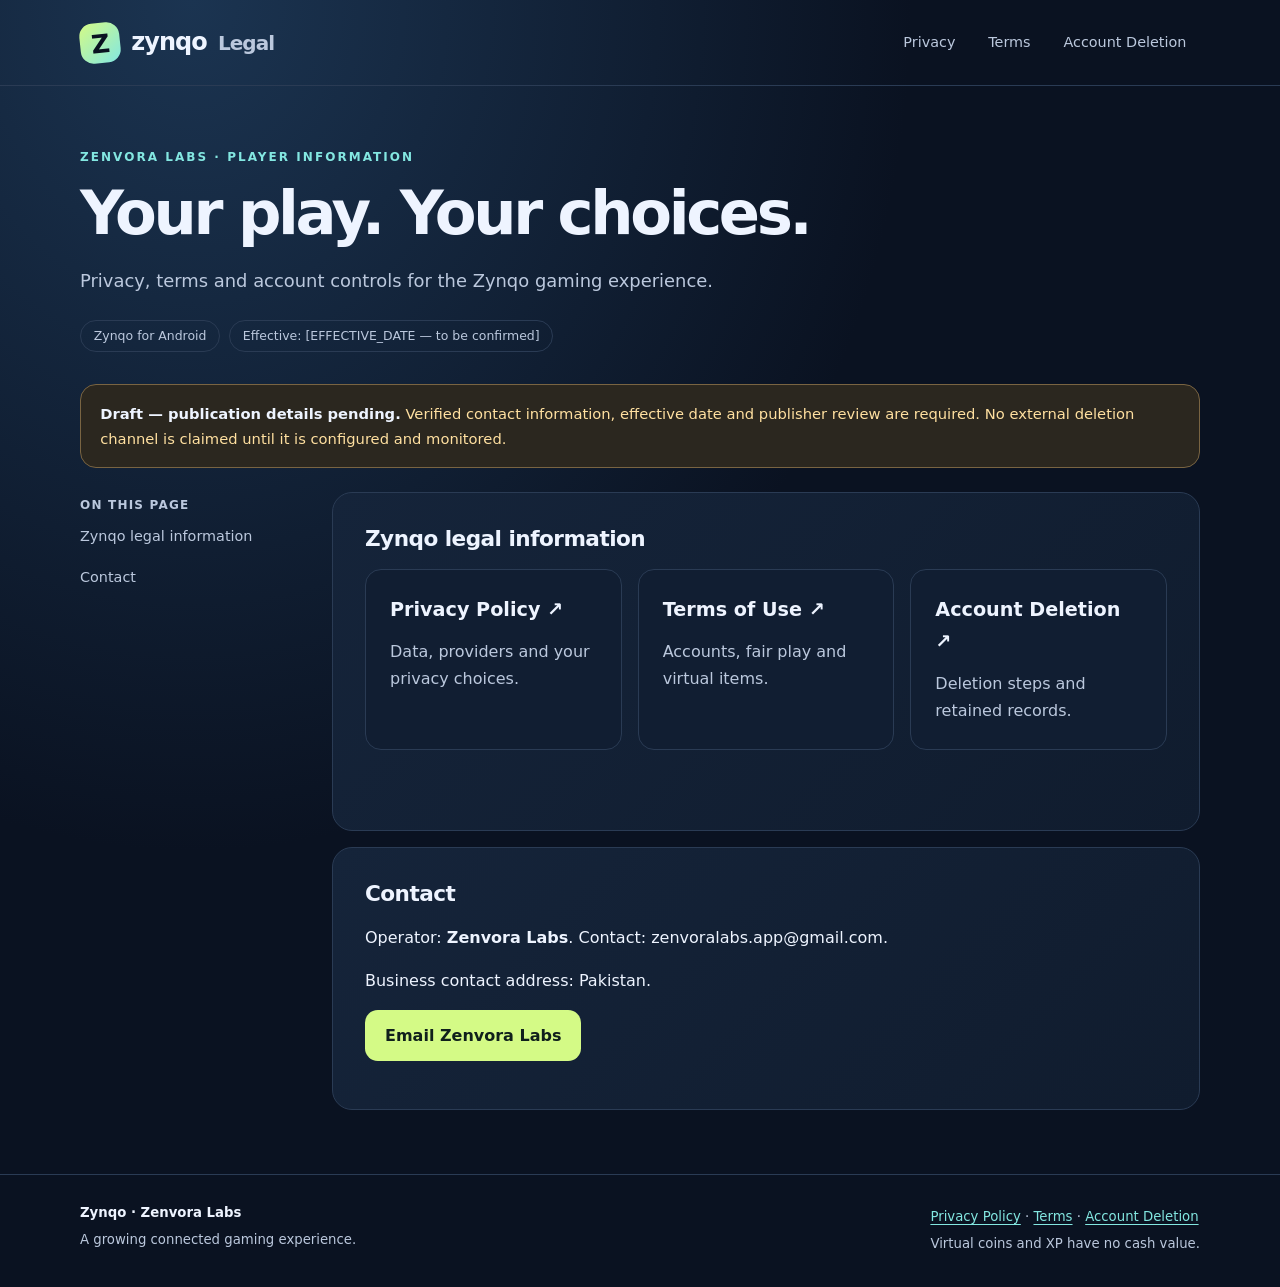
<file: index.html>
<!doctype html>
<html lang="en"><head><meta charset="utf-8"><meta name="viewport" content="width=device-width, initial-scale=1"><meta name="description" content="Privacy, terms and account controls for the Zynqo gaming experience."><meta name="color-scheme" content="dark light"><title>Your play. Your choices. · Zynqo</title><link rel="stylesheet" href="styles.css"><script src="config.js" defer></script><script src="site.js" defer></script></head>
<body><a class="skip" href="#main">Skip to content</a><header><div class="shell topbar"><a class="brand" href="index.html" aria-label="Zynqo Legal Home"><span class="brand-mark" aria-hidden="true">Z</span>zynqo <small>Legal</small></a><nav aria-label="Legal pages"><a href="privacy-policy.html">Privacy</a><a href="terms.html">Terms</a><a href="account-deletion.html">Account Deletion</a></nav></div></header>
<main id="main" class="shell"><div class="hero"><span class="eyebrow">Zenvora Labs · Player information</span><h1>Your play. Your choices.</h1><p class="lede">Privacy, terms and account controls for the Zynqo gaming experience.</p><div class="meta"><span class="pill">Zynqo for Android</span><span class="pill">Effective: <span data-date>[EFFECTIVE_DATE — to be confirmed]</span></span></div></div>
<div class="notice" data-draft><strong>Draft — publication details pending.</strong> Verified contact information, effective date and publisher review are required. No external deletion channel is claimed until it is configured and monitored.</div>
<noscript><p class="notice">JavaScript is off. All policy text and in-app instructions remain readable. Configurable contact links are unavailable; the publisher must supply a verified address before publication.</p></noscript>
<div class="layout"><aside aria-label="On this page"><strong>On this page</strong><a href="#documents">Zynqo legal information</a><a href="#contact">Contact</a></aside><article aria-label="Your play. Your choices."><section id="documents" aria-labelledby="documents-title"><h2 id="documents-title">Zynqo legal information</h2><div class="cards"><a href="privacy-policy.html"><strong>Privacy Policy ↗</strong><span>Data, providers and your privacy choices.</span></a><a href="terms.html"><strong>Terms of Use ↗</strong><span>Accounts, fair play and virtual items.</span></a><a href="account-deletion.html"><strong>Account Deletion ↗</strong><span>Deletion steps and retained records.</span></a></div></section><section id="contact" aria-labelledby="contact-title"><h2 id="contact-title">Contact</h2><p>Operator: <strong>Zenvora Labs</strong>. Contact: <span class="contact" data-support>[VERIFIED_SUPPORT_EMAIL — not configured]</span>.</p><p>Business contact address: <span data-address>[BUSINESS_CONTACT_ADDRESS]</span>.</p><p><a class="button" data-email-link="support" hidden>Email Zenvora Labs</a></p><p data-channel-unavailable>The publisher has not yet supplied a verified contact channel. Do not send personal information to a placeholder address.</p></section></article></div></main>
<footer><div class="shell footer-row"><div><strong>Zynqo · Zenvora Labs</strong><p>A growing connected gaming experience.</p></div><div><p><a href="privacy-policy.html">Privacy Policy</a> · <a href="terms.html">Terms</a> · <a href="account-deletion.html">Account Deletion</a></p><p>Virtual coins and XP have no cash value.</p></div></div></footer></body></html>
</file>
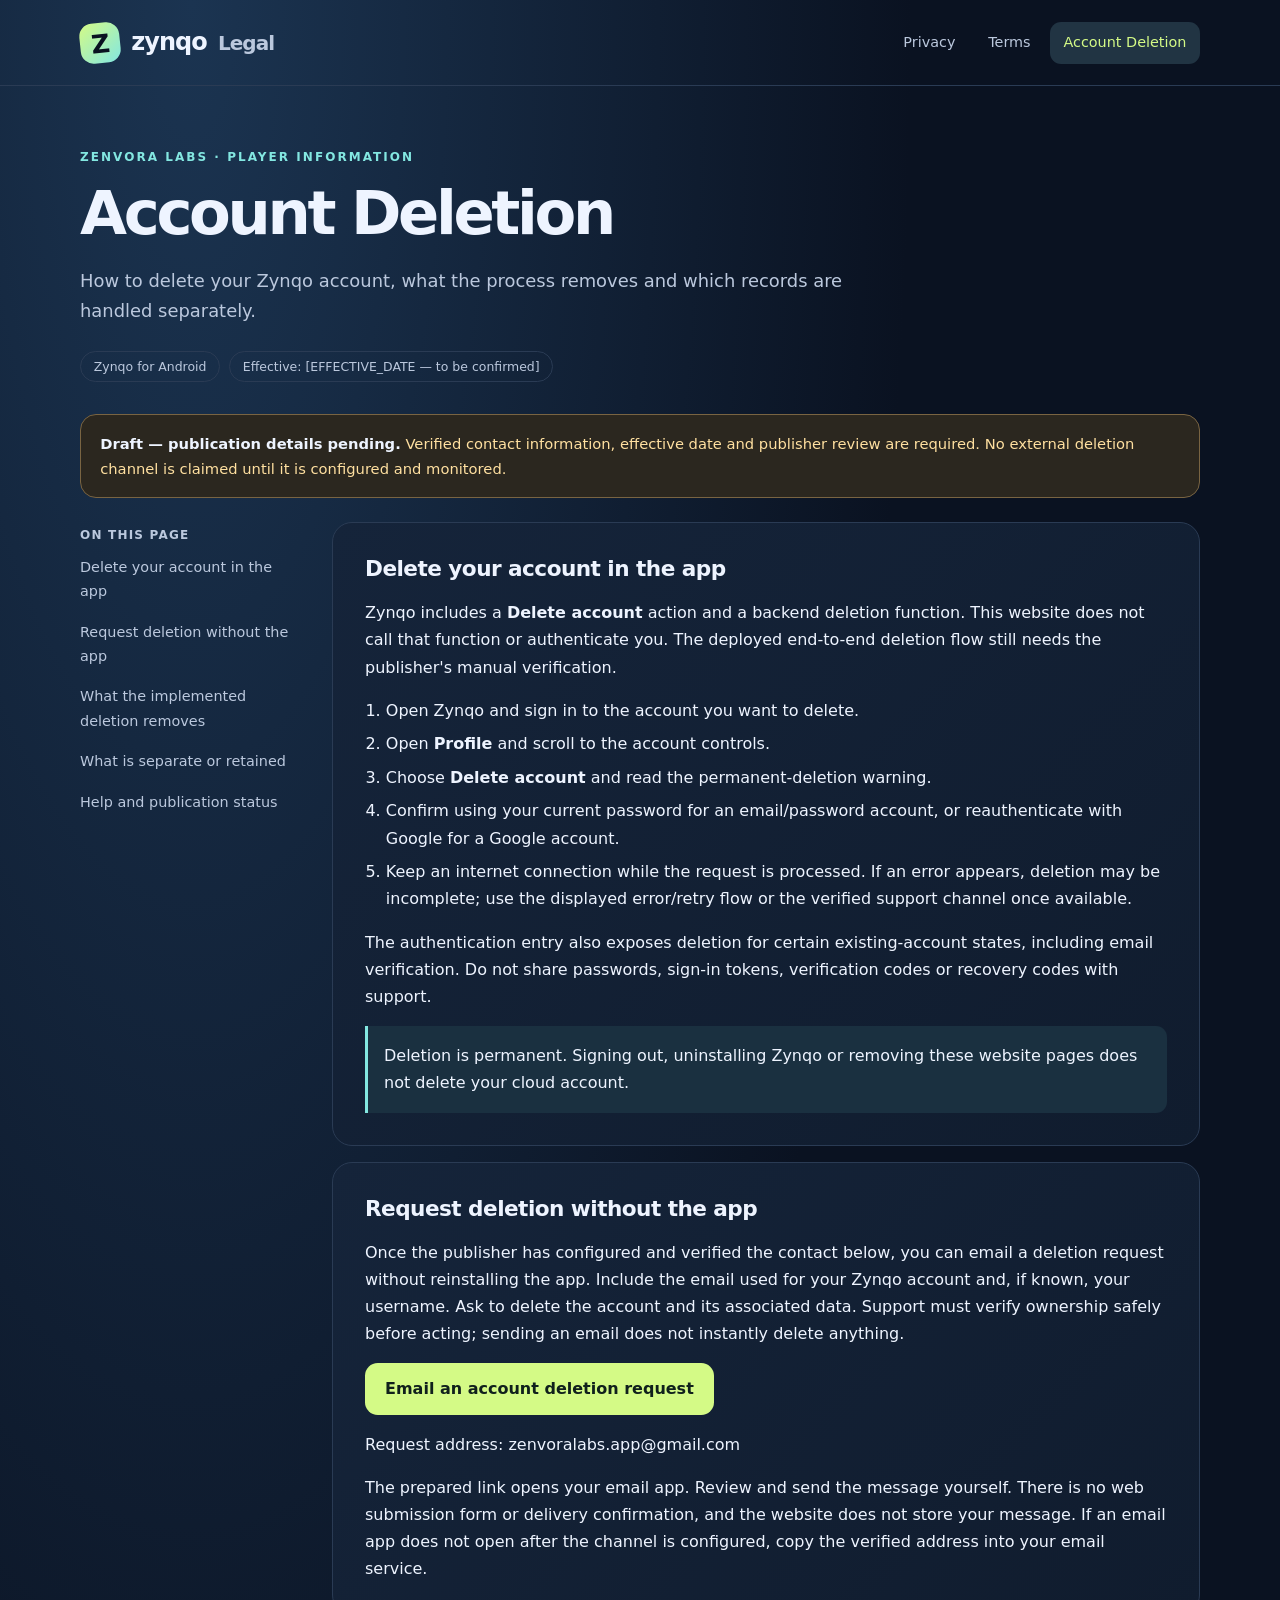
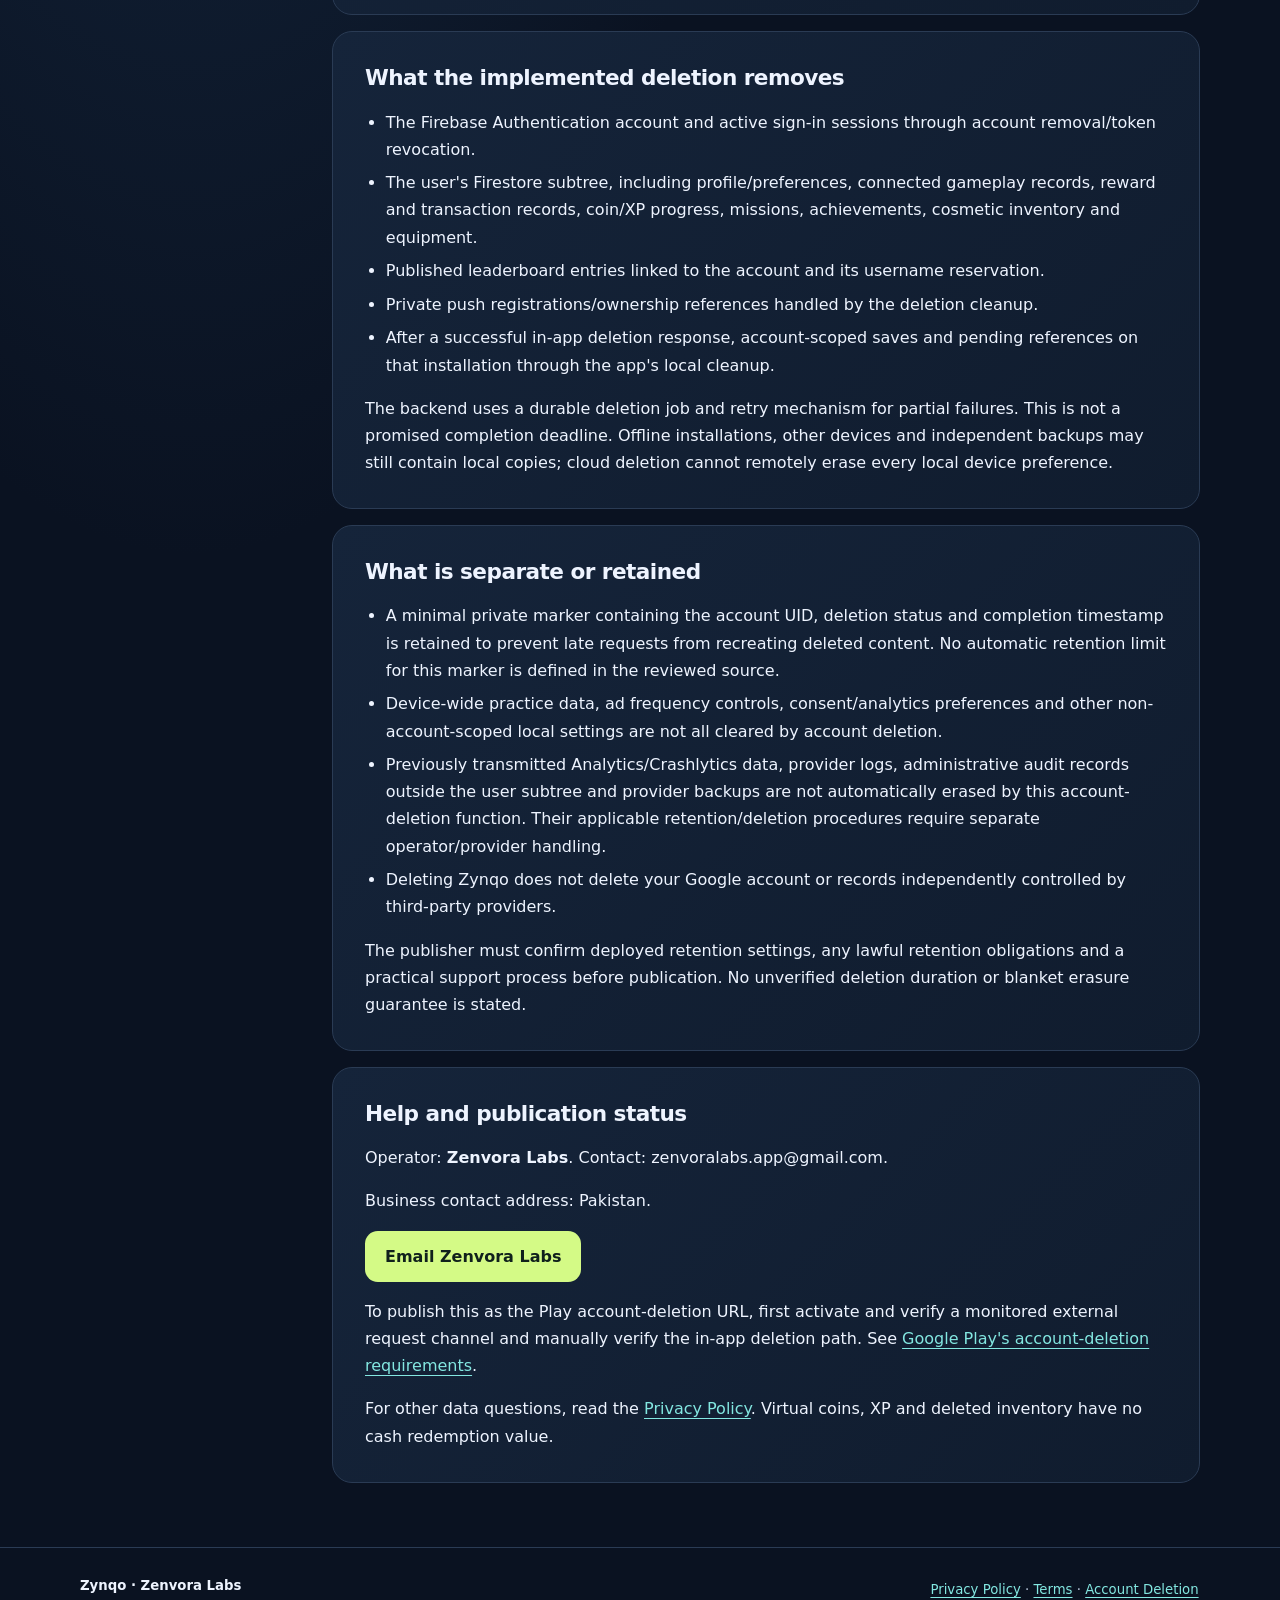
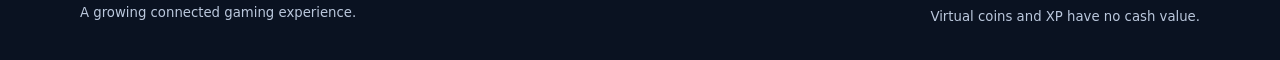
<file: account-deletion.html>
<!doctype html>
<html lang="en"><head><meta charset="utf-8"><meta name="viewport" content="width=device-width, initial-scale=1"><meta name="description" content="How to delete your Zynqo account, what the process removes and which records are handled separately."><meta name="color-scheme" content="dark light"><title>Account Deletion · Zynqo</title><link rel="stylesheet" href="styles.css"><script src="config.js" defer></script><script src="site.js" defer></script></head>
<body><a class="skip" href="#main">Skip to content</a><header><div class="shell topbar"><a class="brand" href="index.html" aria-label="Zynqo Legal Home"><span class="brand-mark" aria-hidden="true">Z</span>zynqo <small>Legal</small></a><nav aria-label="Legal pages"><a href="privacy-policy.html">Privacy</a><a href="terms.html">Terms</a><a href="account-deletion.html" aria-current="page">Account Deletion</a></nav></div></header>
<main id="main" class="shell"><div class="hero"><span class="eyebrow">Zenvora Labs · Player information</span><h1>Account Deletion</h1><p class="lede">How to delete your Zynqo account, what the process removes and which records are handled separately.</p><div class="meta"><span class="pill">Zynqo for Android</span><span class="pill">Effective: <span data-date>[EFFECTIVE_DATE — to be confirmed]</span></span></div></div>
<div class="notice" data-draft><strong>Draft — publication details pending.</strong> Verified contact information, effective date and publisher review are required. No external deletion channel is claimed until it is configured and monitored.</div>
<noscript><p class="notice">JavaScript is off. All policy text and in-app instructions remain readable. Configurable contact links are unavailable; the publisher must supply a verified address before publication.</p></noscript>
<div class="layout"><aside aria-label="On this page"><strong>On this page</strong><a href="#in-app">Delete your account in the app</a><a href="#external">Request deletion without the app</a><a href="#removed">What the implemented deletion removes</a><a href="#retained">What is separate or retained</a><a href="#help">Help and publication status</a></aside><article aria-label="Account Deletion"><section id="in-app" aria-labelledby="in-app-title"><h2 id="in-app-title">Delete your account in the app</h2><p>Zynqo includes a <strong>Delete account</strong> action and a backend deletion function. This website does not call that function or authenticate you. The deployed end-to-end deletion flow still needs the publisher's manual verification.</p><ol><li>Open Zynqo and sign in to the account you want to delete.</li><li>Open <strong>Profile</strong> and scroll to the account controls.</li><li>Choose <strong>Delete account</strong> and read the permanent-deletion warning.</li><li>Confirm using your current password for an email/password account, or reauthenticate with Google for a Google account.</li><li>Keep an internet connection while the request is processed. If an error appears, deletion may be incomplete; use the displayed error/retry flow or the verified support channel once available.</li></ol><p>The authentication entry also exposes deletion for certain existing-account states, including email verification. Do not share passwords, sign-in tokens, verification codes or recovery codes with support.</p><p class="callout">Deletion is permanent. Signing out, uninstalling Zynqo or removing these website pages does not delete your cloud account.</p></section><section id="external" aria-labelledby="external-title"><h2 id="external-title">Request deletion without the app</h2><p data-channel-unavailable><strong>External request channel not configured.</strong> Zenvora Labs has not yet supplied a verified, monitored support email. This page cannot currently accept a deletion request without the app. Do not treat it as a working external deletion service.</p><p>Once the publisher has configured and verified the contact below, you can email a deletion request without reinstalling the app. Include the email used for your Zynqo account and, if known, your username. Ask to delete the account and its associated data. Support must verify ownership safely before acting; sending an email does not instantly delete anything.</p><p><a class="button" data-email-link="deletion" hidden>Email an account deletion request</a></p><p class="contact">Request address: <span data-support>[VERIFIED_SUPPORT_EMAIL — not configured]</span></p><p>The prepared link opens your email app. Review and send the message yourself. There is no web submission form or delivery confirmation, and the website does not store your message. If an email app does not open after the channel is configured, copy the verified address into your email service.</p></section><section id="removed" aria-labelledby="removed-title"><h2 id="removed-title">What the implemented deletion removes</h2><ul><li>The Firebase Authentication account and active sign-in sessions through account removal/token revocation.</li><li>The user's Firestore subtree, including profile/preferences, connected gameplay records, reward and transaction records, coin/XP progress, missions, achievements, cosmetic inventory and equipment.</li><li>Published leaderboard entries linked to the account and its username reservation.</li><li>Private push registrations/ownership references handled by the deletion cleanup.</li><li>After a successful in-app deletion response, account-scoped saves and pending references on that installation through the app's local cleanup.</li></ul><p>The backend uses a durable deletion job and retry mechanism for partial failures. This is not a promised completion deadline. Offline installations, other devices and independent backups may still contain local copies; cloud deletion cannot remotely erase every local device preference.</p></section><section id="retained" aria-labelledby="retained-title"><h2 id="retained-title">What is separate or retained</h2><ul><li>A minimal private marker containing the account UID, deletion status and completion timestamp is retained to prevent late requests from recreating deleted content. No automatic retention limit for this marker is defined in the reviewed source.</li><li>Device-wide practice data, ad frequency controls, consent/analytics preferences and other non-account-scoped local settings are not all cleared by account deletion.</li><li>Previously transmitted Analytics/Crashlytics data, provider logs, administrative audit records outside the user subtree and provider backups are not automatically erased by this account-deletion function. Their applicable retention/deletion procedures require separate operator/provider handling.</li><li>Deleting Zynqo does not delete your Google account or records independently controlled by third-party providers.</li></ul><p>The publisher must confirm deployed retention settings, any lawful retention obligations and a practical support process before publication. No unverified deletion duration or blanket erasure guarantee is stated.</p></section><section id="help" aria-labelledby="help-title"><h2 id="help-title">Help and publication status</h2><p>Operator: <strong>Zenvora Labs</strong>. Contact: <span class="contact" data-support>[VERIFIED_SUPPORT_EMAIL — not configured]</span>.</p><p>Business contact address: <span data-address>[BUSINESS_CONTACT_ADDRESS]</span>.</p><p><a class="button" data-email-link="support" hidden>Email Zenvora Labs</a></p><p data-channel-unavailable>The publisher has not yet supplied a verified contact channel. Do not send personal information to a placeholder address.</p><p>To publish this as the Play account-deletion URL, first activate and verify a monitored external request channel and manually verify the in-app deletion path. See <a href="https://support.google.com/googleplay/android-developer/answer/13327111?hl=en">Google Play's account-deletion requirements</a>.</p><p>For other data questions, read the <a href="privacy-policy.html">Privacy Policy</a>. Virtual coins, XP and deleted inventory have no cash redemption value.</p></section></article></div></main>
<footer><div class="shell footer-row"><div><strong>Zynqo · Zenvora Labs</strong><p>A growing connected gaming experience.</p></div><div><p><a href="privacy-policy.html">Privacy Policy</a> · <a href="terms.html">Terms</a> · <a href="account-deletion.html">Account Deletion</a></p><p>Virtual coins and XP have no cash value.</p></div></div></footer></body></html>
</file>
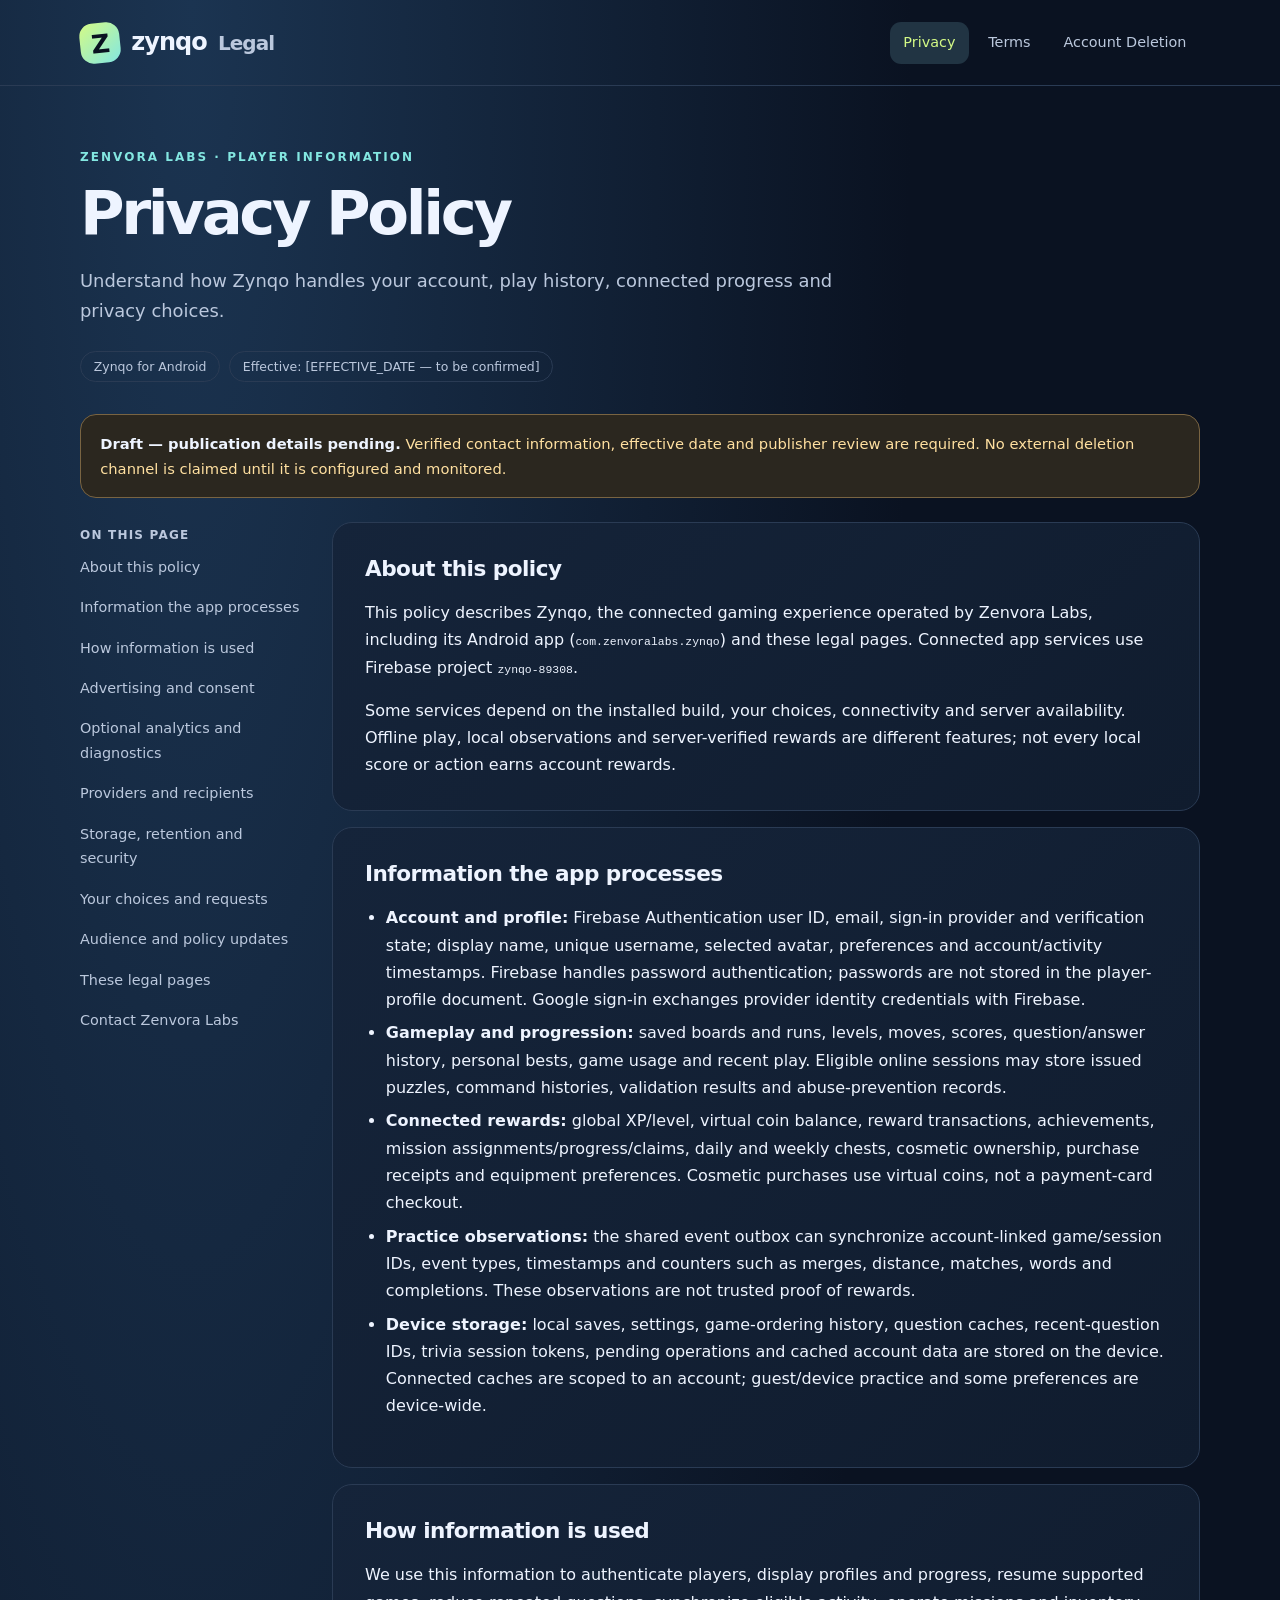
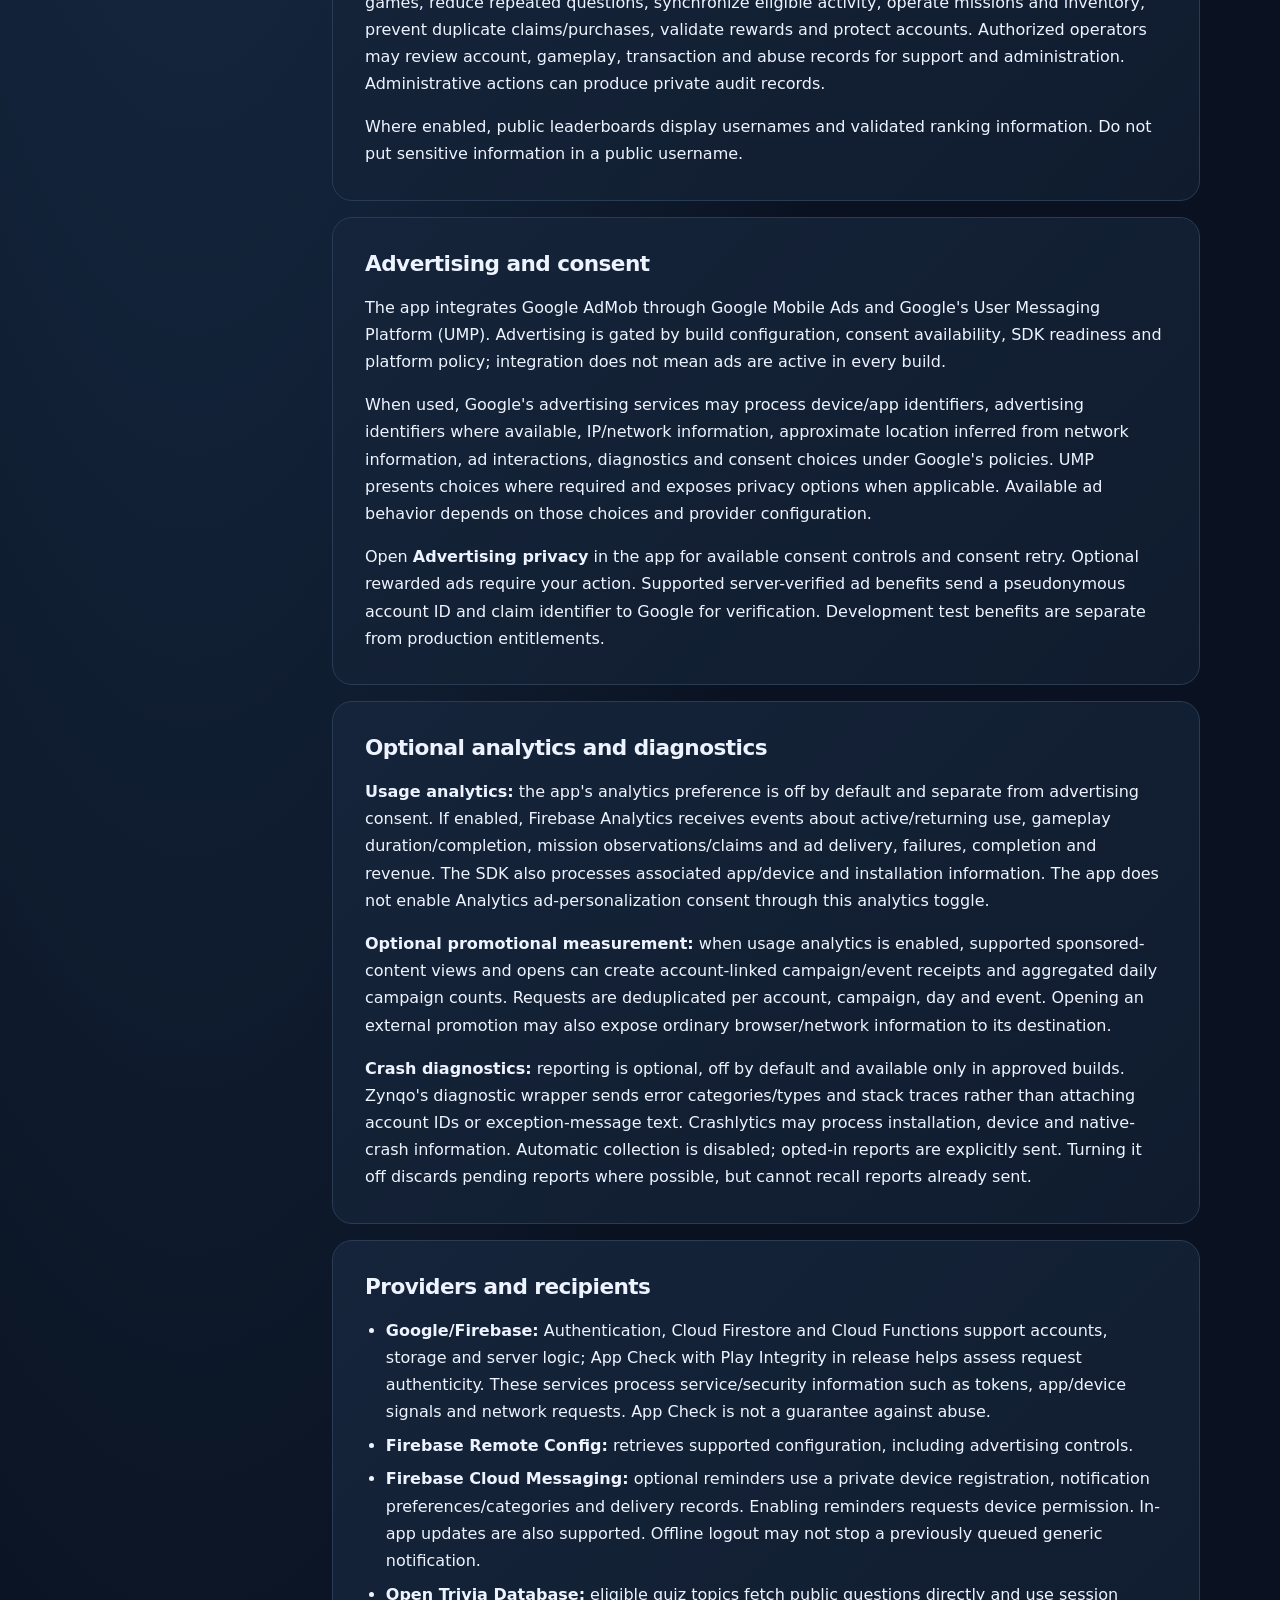
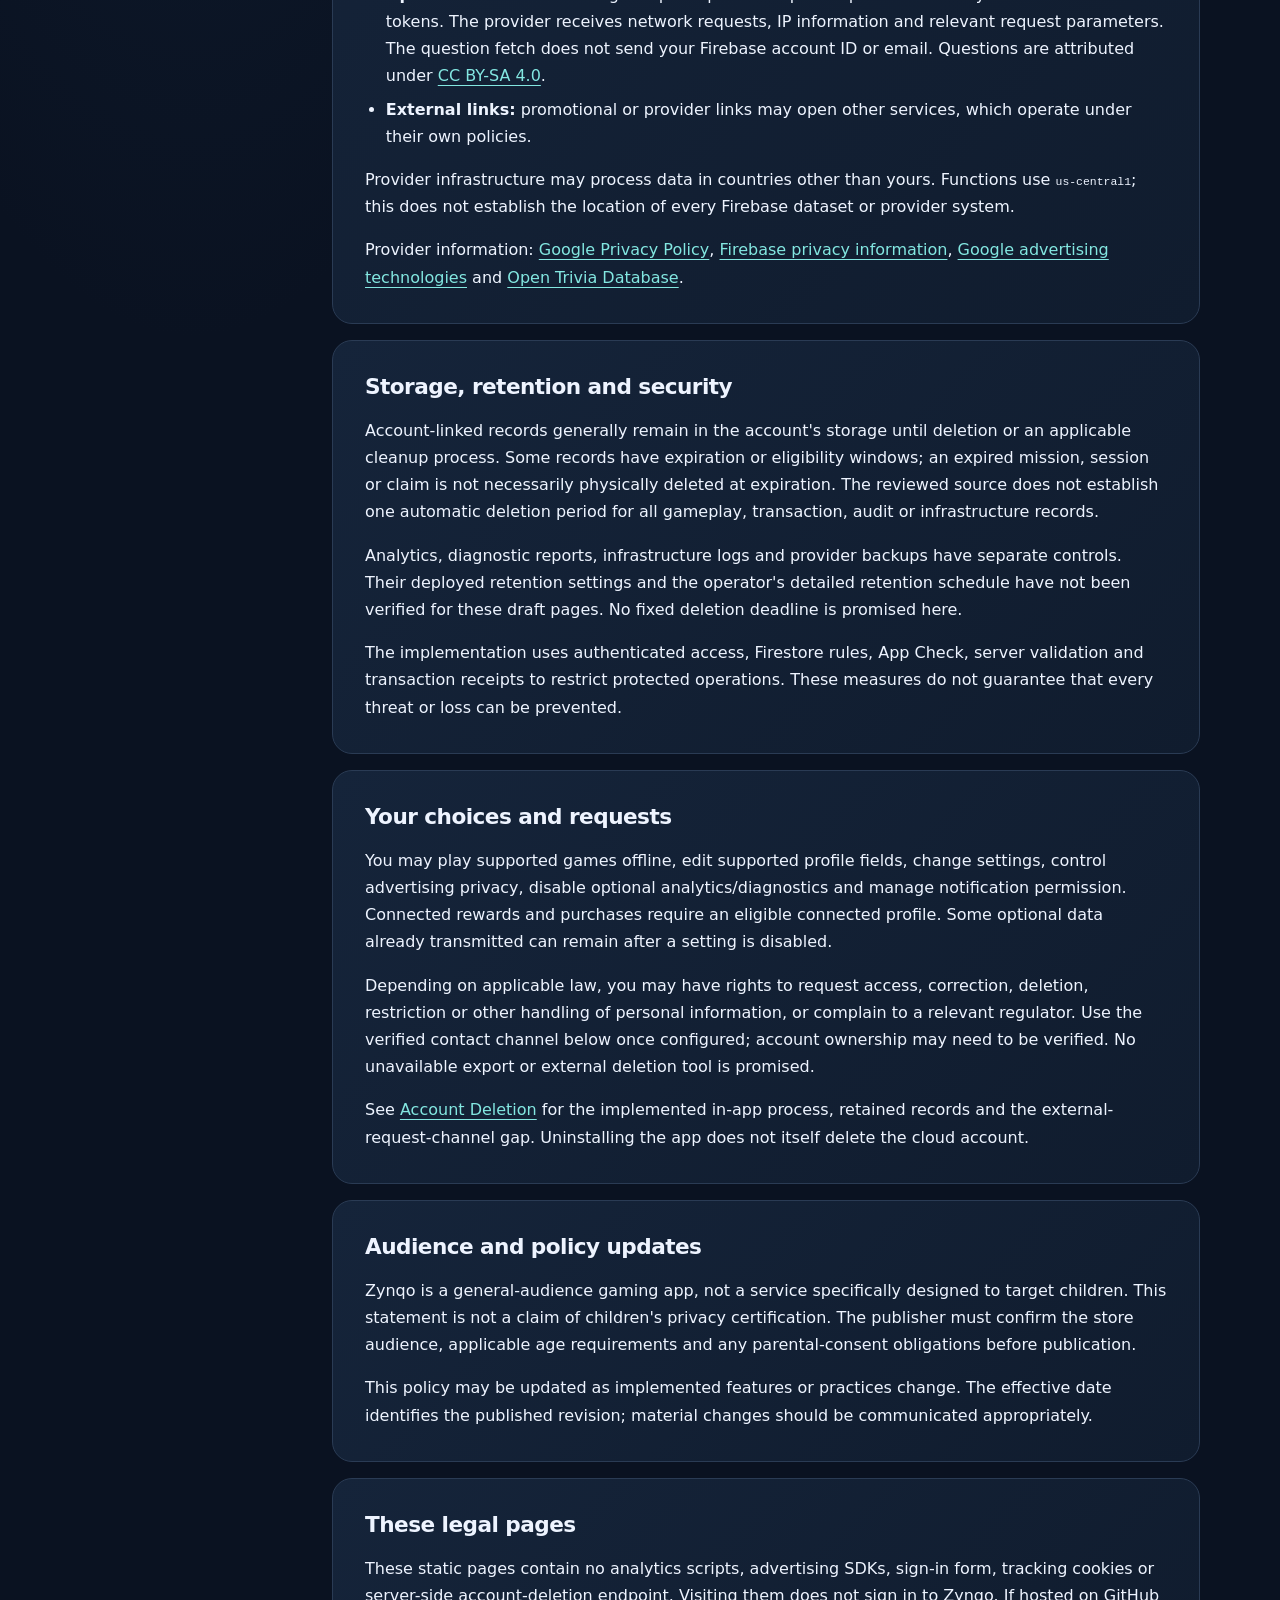
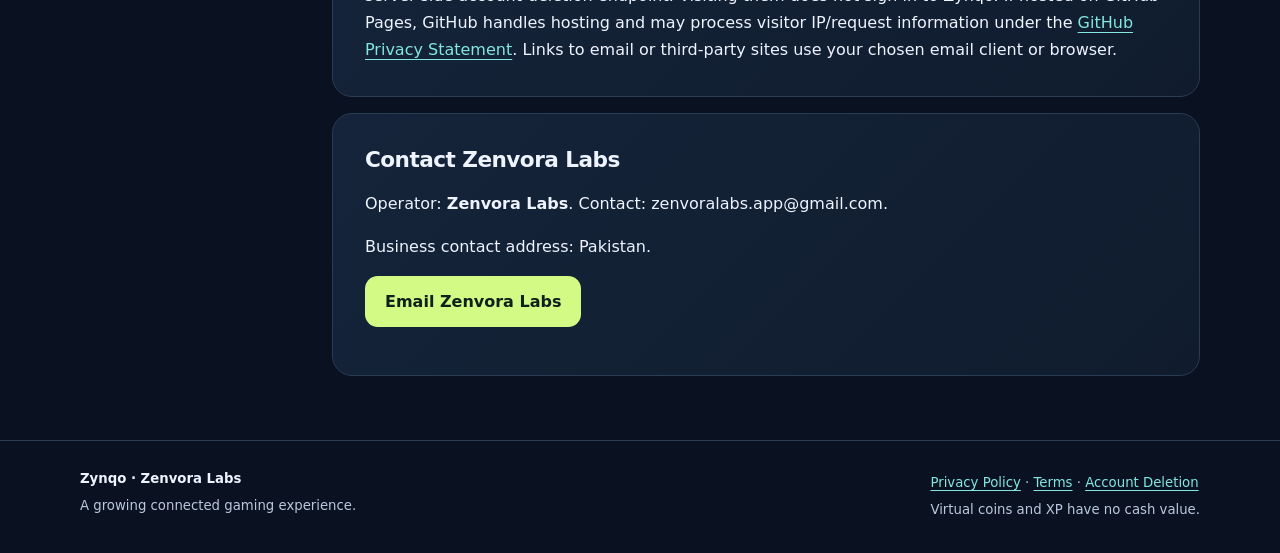
<file: privacy-policy.html>
<!doctype html>
<html lang="en"><head><meta charset="utf-8"><meta name="viewport" content="width=device-width, initial-scale=1"><meta name="description" content="Understand how Zynqo handles your account, play history, connected progress and privacy choices."><meta name="color-scheme" content="dark light"><title>Privacy Policy · Zynqo</title><link rel="stylesheet" href="styles.css"><script src="config.js" defer></script><script src="site.js" defer></script></head>
<body><a class="skip" href="#main">Skip to content</a><header><div class="shell topbar"><a class="brand" href="index.html" aria-label="Zynqo Legal Home"><span class="brand-mark" aria-hidden="true">Z</span>zynqo <small>Legal</small></a><nav aria-label="Legal pages"><a href="privacy-policy.html" aria-current="page">Privacy</a><a href="terms.html">Terms</a><a href="account-deletion.html">Account Deletion</a></nav></div></header>
<main id="main" class="shell"><div class="hero"><span class="eyebrow">Zenvora Labs · Player information</span><h1>Privacy Policy</h1><p class="lede">Understand how Zynqo handles your account, play history, connected progress and privacy choices.</p><div class="meta"><span class="pill">Zynqo for Android</span><span class="pill">Effective: <span data-date>[EFFECTIVE_DATE — to be confirmed]</span></span></div></div>
<div class="notice" data-draft><strong>Draft — publication details pending.</strong> Verified contact information, effective date and publisher review are required. No external deletion channel is claimed until it is configured and monitored.</div>
<noscript><p class="notice">JavaScript is off. All policy text and in-app instructions remain readable. Configurable contact links are unavailable; the publisher must supply a verified address before publication.</p></noscript>
<div class="layout"><aside aria-label="On this page"><strong>On this page</strong><a href="#scope">About this policy</a><a href="#data">Information the app processes</a><a href="#purpose">How information is used</a><a href="#ads">Advertising and consent</a><a href="#measurement">Optional analytics and diagnostics</a><a href="#providers">Providers and recipients</a><a href="#retention">Storage, retention and security</a><a href="#choices">Your choices and requests</a><a href="#audience">Audience and policy updates</a><a href="#website">These legal pages</a><a href="#contact">Contact Zenvora Labs</a></aside><article aria-label="Privacy Policy"><section id="scope" aria-labelledby="scope-title"><h2 id="scope-title">About this policy</h2><p>This policy describes Zynqo, the connected gaming experience operated by Zenvora Labs, including its Android app (<code>com.zenvoralabs.zynqo</code>) and these legal pages. Connected app services use Firebase project <code>zynqo-89308</code>.</p><p>Some services depend on the installed build, your choices, connectivity and server availability. Offline play, local observations and server-verified rewards are different features; not every local score or action earns account rewards.</p></section><section id="data" aria-labelledby="data-title"><h2 id="data-title">Information the app processes</h2><ul><li><strong>Account and profile:</strong> Firebase Authentication user ID, email, sign-in provider and verification state; display name, unique username, selected avatar, preferences and account/activity timestamps. Firebase handles password authentication; passwords are not stored in the player-profile document. Google sign-in exchanges provider identity credentials with Firebase.</li><li><strong>Gameplay and progression:</strong> saved boards and runs, levels, moves, scores, question/answer history, personal bests, game usage and recent play. Eligible online sessions may store issued puzzles, command histories, validation results and abuse-prevention records.</li><li><strong>Connected rewards:</strong> global XP/level, virtual coin balance, reward transactions, achievements, mission assignments/progress/claims, daily and weekly chests, cosmetic ownership, purchase receipts and equipment preferences. Cosmetic purchases use virtual coins, not a payment-card checkout.</li><li><strong>Practice observations:</strong> the shared event outbox can synchronize account-linked game/session IDs, event types, timestamps and counters such as merges, distance, matches, words and completions. These observations are not trusted proof of rewards.</li><li><strong>Device storage:</strong> local saves, settings, game-ordering history, question caches, recent-question IDs, trivia session tokens, pending operations and cached account data are stored on the device. Connected caches are scoped to an account; guest/device practice and some preferences are device-wide.</li></ul></section><section id="purpose" aria-labelledby="purpose-title"><h2 id="purpose-title">How information is used</h2><p>We use this information to authenticate players, display profiles and progress, resume supported games, reduce repeated questions, synchronize eligible activity, operate missions and inventory, prevent duplicate claims/purchases, validate rewards and protect accounts. Authorized operators may review account, gameplay, transaction and abuse records for support and administration. Administrative actions can produce private audit records.</p><p>Where enabled, public leaderboards display usernames and validated ranking information. Do not put sensitive information in a public username.</p></section><section id="ads" aria-labelledby="ads-title"><h2 id="ads-title">Advertising and consent</h2><p>The app integrates Google AdMob through Google Mobile Ads and Google's User Messaging Platform (UMP). Advertising is gated by build configuration, consent availability, SDK readiness and platform policy; integration does not mean ads are active in every build.</p><p>When used, Google's advertising services may process device/app identifiers, advertising identifiers where available, IP/network information, approximate location inferred from network information, ad interactions, diagnostics and consent choices under Google's policies. UMP presents choices where required and exposes privacy options when applicable. Available ad behavior depends on those choices and provider configuration.</p><p>Open <strong>Advertising privacy</strong> in the app for available consent controls and consent retry. Optional rewarded ads require your action. Supported server-verified ad benefits send a pseudonymous account ID and claim identifier to Google for verification. Development test benefits are separate from production entitlements.</p></section><section id="measurement" aria-labelledby="measurement-title"><h2 id="measurement-title">Optional analytics and diagnostics</h2><p><strong>Usage analytics:</strong> the app's analytics preference is off by default and separate from advertising consent. If enabled, Firebase Analytics receives events about active/returning use, gameplay duration/completion, mission observations/claims and ad delivery, failures, completion and revenue. The SDK also processes associated app/device and installation information. The app does not enable Analytics ad-personalization consent through this analytics toggle.</p><p><strong>Optional promotional measurement:</strong> when usage analytics is enabled, supported sponsored-content views and opens can create account-linked campaign/event receipts and aggregated daily campaign counts. Requests are deduplicated per account, campaign, day and event. Opening an external promotion may also expose ordinary browser/network information to its destination.</p><p><strong>Crash diagnostics:</strong> reporting is optional, off by default and available only in approved builds. Zynqo's diagnostic wrapper sends error categories/types and stack traces rather than attaching account IDs or exception-message text. Crashlytics may process installation, device and native-crash information. Automatic collection is disabled; opted-in reports are explicitly sent. Turning it off discards pending reports where possible, but cannot recall reports already sent.</p></section><section id="providers" aria-labelledby="providers-title"><h2 id="providers-title">Providers and recipients</h2><ul><li><strong>Google/Firebase:</strong> Authentication, Cloud Firestore and Cloud Functions support accounts, storage and server logic; App Check with Play Integrity in release helps assess request authenticity. These services process service/security information such as tokens, app/device signals and network requests. App Check is not a guarantee against abuse.</li><li><strong>Firebase Remote Config:</strong> retrieves supported configuration, including advertising controls.</li><li><strong>Firebase Cloud Messaging:</strong> optional reminders use a private device registration, notification preferences/categories and delivery records. Enabling reminders requests device permission. In-app updates are also supported. Offline logout may not stop a previously queued generic notification.</li><li><strong>Open Trivia Database:</strong> eligible quiz topics fetch public questions directly and use session tokens. The provider receives network requests, IP information and relevant request parameters. The question fetch does not send your Firebase account ID or email. Questions are attributed under <a href="https://creativecommons.org/licenses/by-sa/4.0/">CC BY-SA 4.0</a>.</li><li><strong>External links:</strong> promotional or provider links may open other services, which operate under their own policies.</li></ul><p>Provider infrastructure may process data in countries other than yours. Functions use <code>us-central1</code>; this does not establish the location of every Firebase dataset or provider system.</p><p>Provider information: <a href="https://policies.google.com/privacy">Google Privacy Policy</a>, <a href="https://firebase.google.com/support/privacy">Firebase privacy information</a>, <a href="https://policies.google.com/technologies/ads">Google advertising technologies</a> and <a href="https://opentdb.com/">Open Trivia Database</a>.</p></section><section id="retention" aria-labelledby="retention-title"><h2 id="retention-title">Storage, retention and security</h2><p>Account-linked records generally remain in the account's storage until deletion or an applicable cleanup process. Some records have expiration or eligibility windows; an expired mission, session or claim is not necessarily physically deleted at expiration. The reviewed source does not establish one automatic deletion period for all gameplay, transaction, audit or infrastructure records.</p><p>Analytics, diagnostic reports, infrastructure logs and provider backups have separate controls. Their deployed retention settings and the operator's detailed retention schedule have not been verified for these draft pages. No fixed deletion deadline is promised here.</p><p>The implementation uses authenticated access, Firestore rules, App Check, server validation and transaction receipts to restrict protected operations. These measures do not guarantee that every threat or loss can be prevented.</p></section><section id="choices" aria-labelledby="choices-title"><h2 id="choices-title">Your choices and requests</h2><p>You may play supported games offline, edit supported profile fields, change settings, control advertising privacy, disable optional analytics/diagnostics and manage notification permission. Connected rewards and purchases require an eligible connected profile. Some optional data already transmitted can remain after a setting is disabled.</p><p>Depending on applicable law, you may have rights to request access, correction, deletion, restriction or other handling of personal information, or complain to a relevant regulator. Use the verified contact channel below once configured; account ownership may need to be verified. No unavailable export or external deletion tool is promised.</p><p>See <a href="account-deletion.html">Account Deletion</a> for the implemented in-app process, retained records and the external-request-channel gap. Uninstalling the app does not itself delete the cloud account.</p></section><section id="audience" aria-labelledby="audience-title"><h2 id="audience-title">Audience and policy updates</h2><p>Zynqo is a general-audience gaming app, not a service specifically designed to target children. This statement is not a claim of children's privacy certification. The publisher must confirm the store audience, applicable age requirements and any parental-consent obligations before publication.</p><p>This policy may be updated as implemented features or practices change. The effective date identifies the published revision; material changes should be communicated appropriately.</p></section><section id="website" aria-labelledby="website-title"><h2 id="website-title">These legal pages</h2><p>These static pages contain no analytics scripts, advertising SDKs, sign-in form, tracking cookies or server-side account-deletion endpoint. Visiting them does not sign in to Zynqo. If hosted on GitHub Pages, GitHub handles hosting and may process visitor IP/request information under the <a href="https://docs.github.com/en/site-policy/privacy-policies/github-general-privacy-statement">GitHub Privacy Statement</a>. Links to email or third-party sites use your chosen email client or browser.</p></section><section id="contact" aria-labelledby="contact-title"><h2 id="contact-title">Contact Zenvora Labs</h2><p>Operator: <strong>Zenvora Labs</strong>. Contact: <span class="contact" data-support>[VERIFIED_SUPPORT_EMAIL — not configured]</span>.</p><p>Business contact address: <span data-address>[BUSINESS_CONTACT_ADDRESS]</span>.</p><p><a class="button" data-email-link="support" hidden>Email Zenvora Labs</a></p><p data-channel-unavailable>The publisher has not yet supplied a verified contact channel. Do not send personal information to a placeholder address.</p></section></article></div></main>
<footer><div class="shell footer-row"><div><strong>Zynqo · Zenvora Labs</strong><p>A growing connected gaming experience.</p></div><div><p><a href="privacy-policy.html">Privacy Policy</a> · <a href="terms.html">Terms</a> · <a href="account-deletion.html">Account Deletion</a></p><p>Virtual coins and XP have no cash value.</p></div></div></footer></body></html>
</file>
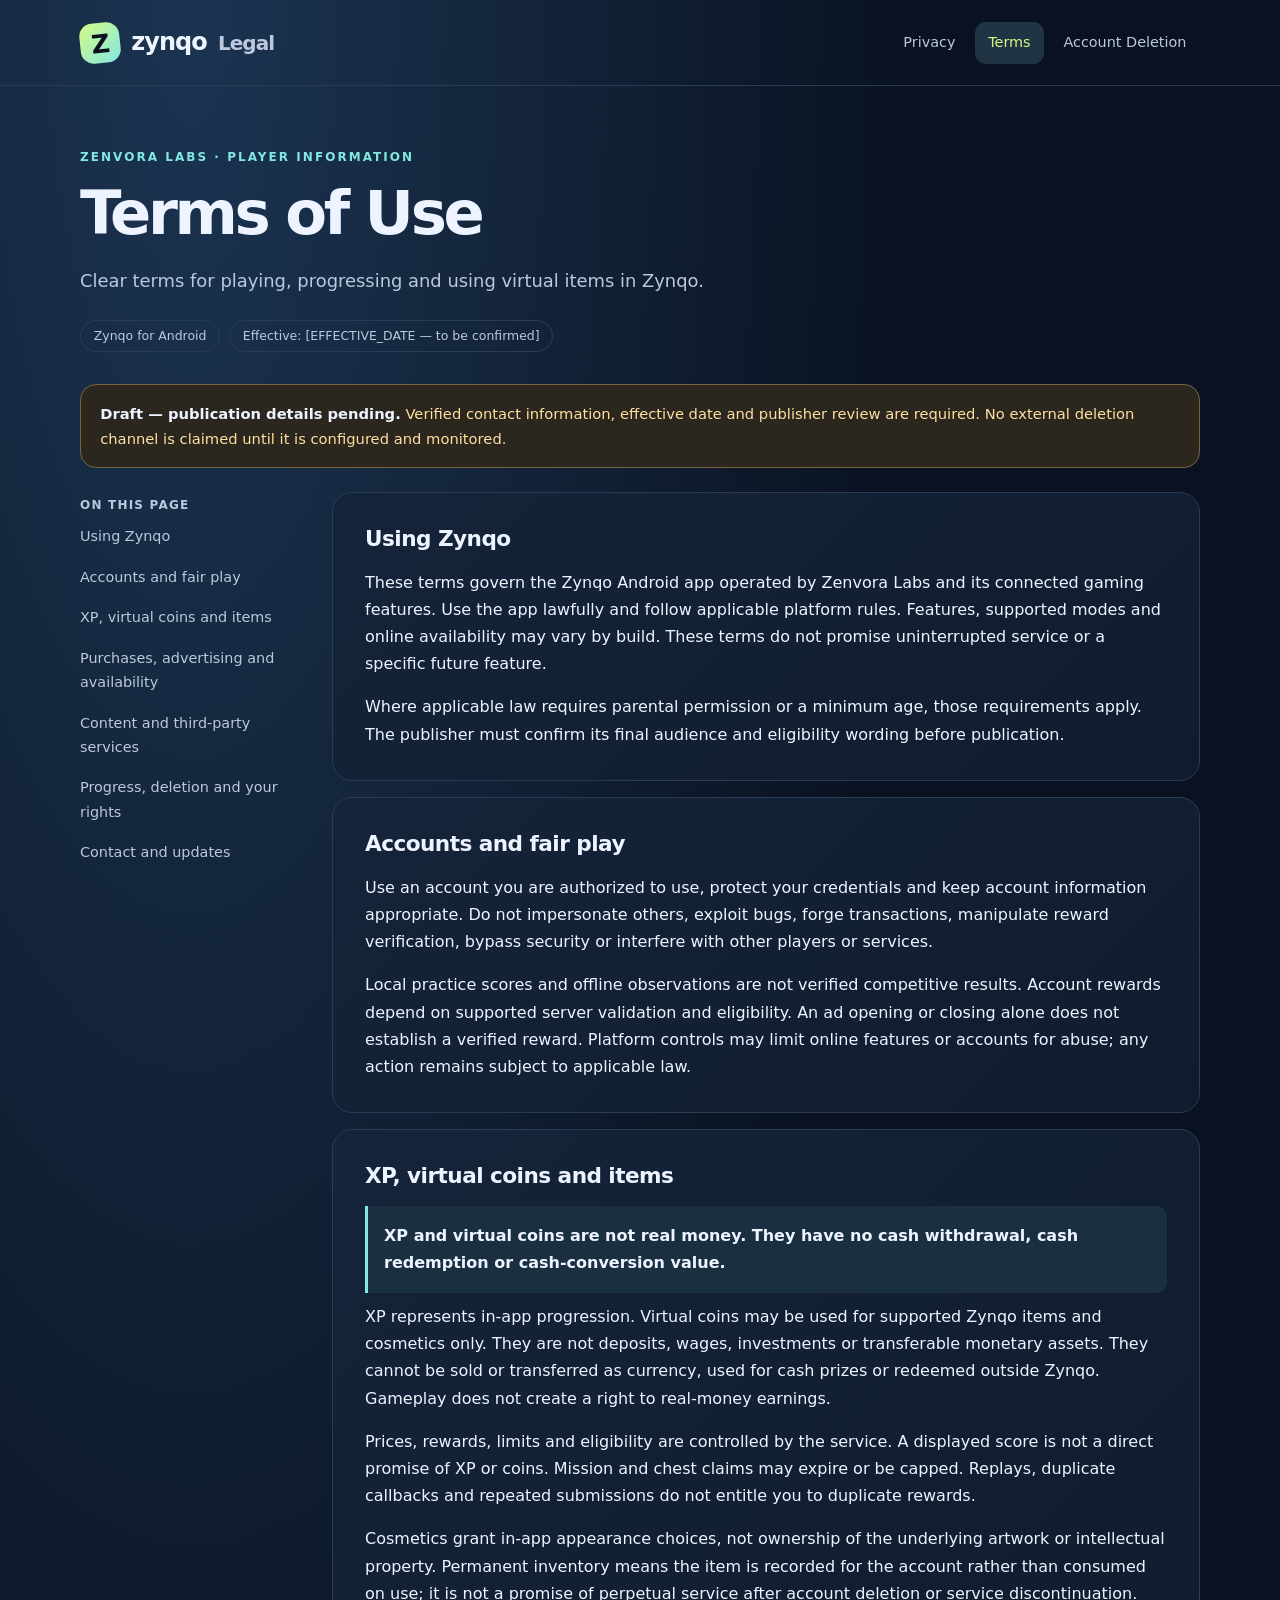
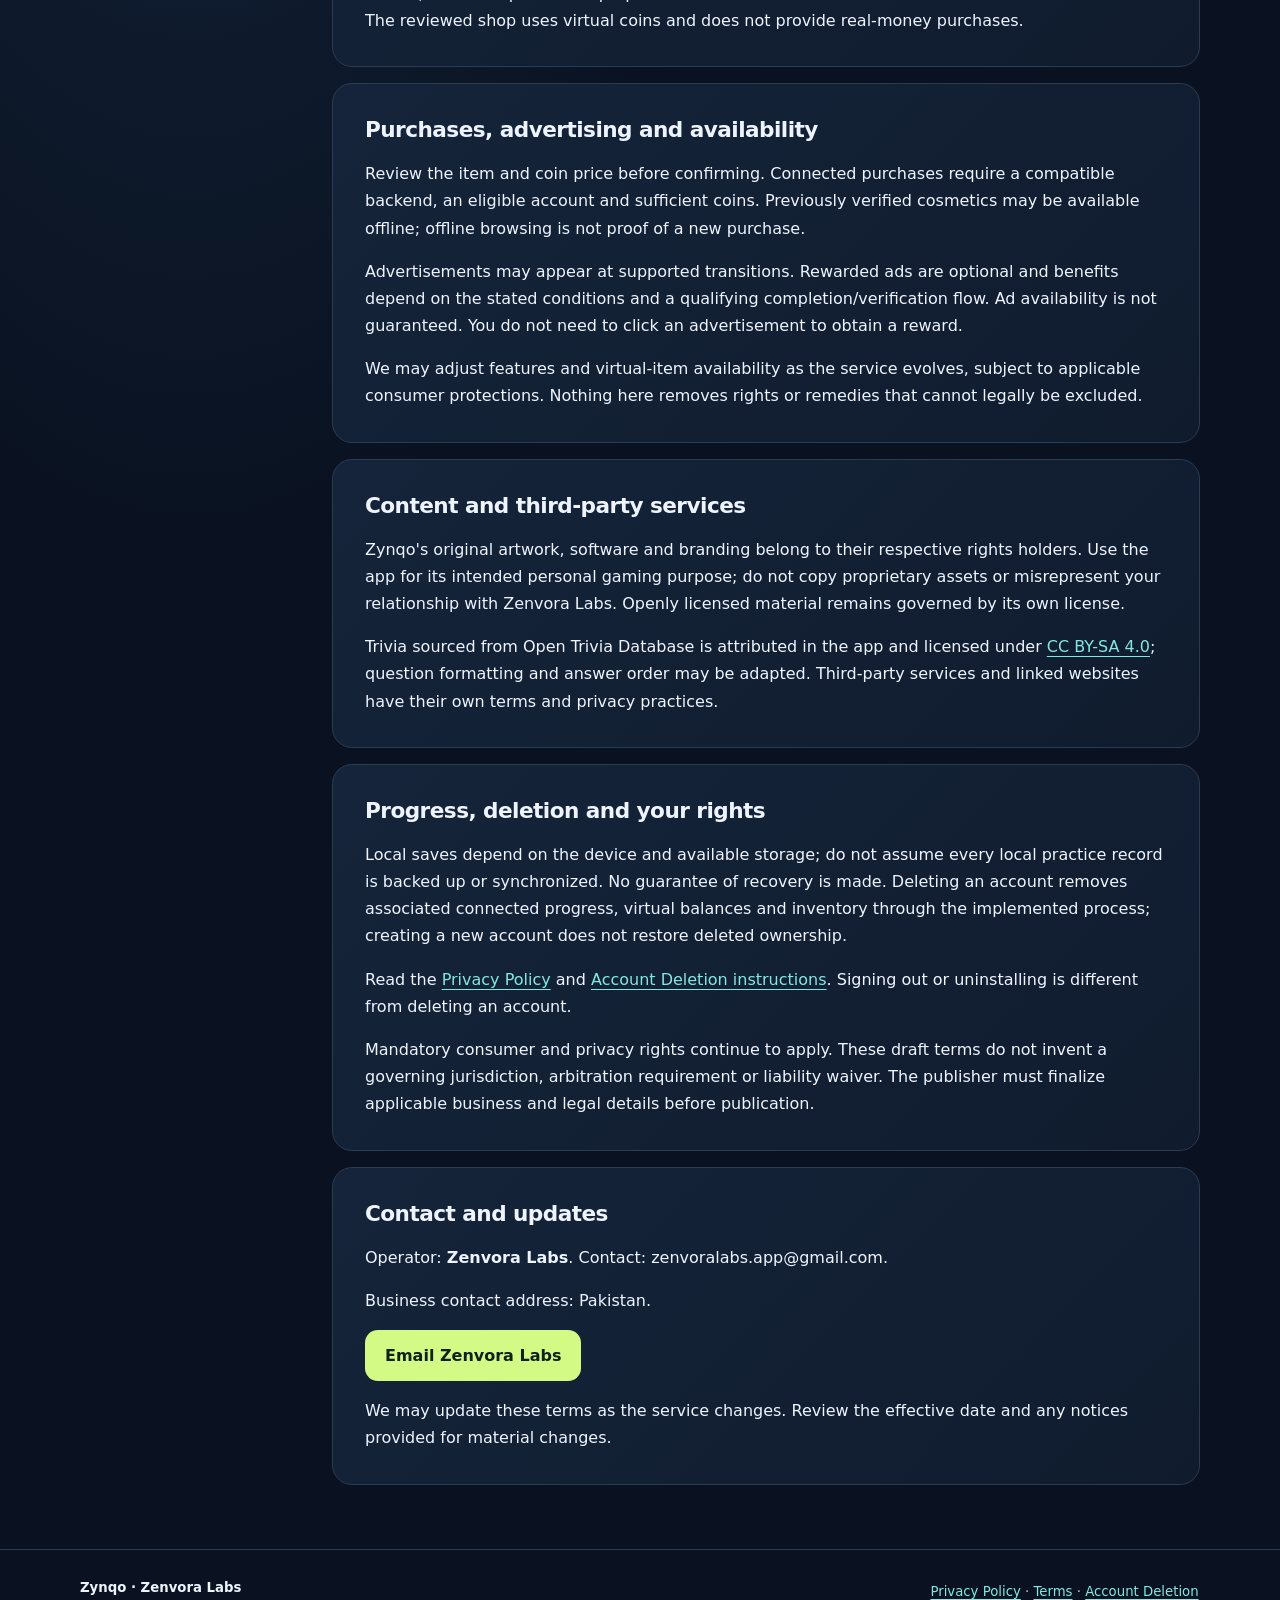
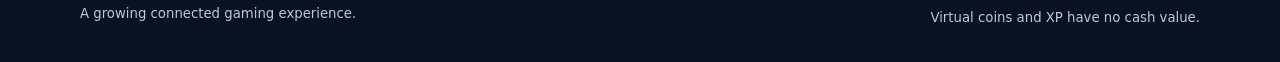
<file: terms.html>
<!doctype html>
<html lang="en"><head><meta charset="utf-8"><meta name="viewport" content="width=device-width, initial-scale=1"><meta name="description" content="Clear terms for playing, progressing and using virtual items in Zynqo."><meta name="color-scheme" content="dark light"><title>Terms of Use · Zynqo</title><link rel="stylesheet" href="styles.css"><script src="config.js" defer></script><script src="site.js" defer></script></head>
<body><a class="skip" href="#main">Skip to content</a><header><div class="shell topbar"><a class="brand" href="index.html" aria-label="Zynqo Legal Home"><span class="brand-mark" aria-hidden="true">Z</span>zynqo <small>Legal</small></a><nav aria-label="Legal pages"><a href="privacy-policy.html">Privacy</a><a href="terms.html" aria-current="page">Terms</a><a href="account-deletion.html">Account Deletion</a></nav></div></header>
<main id="main" class="shell"><div class="hero"><span class="eyebrow">Zenvora Labs · Player information</span><h1>Terms of Use</h1><p class="lede">Clear terms for playing, progressing and using virtual items in Zynqo.</p><div class="meta"><span class="pill">Zynqo for Android</span><span class="pill">Effective: <span data-date>[EFFECTIVE_DATE — to be confirmed]</span></span></div></div>
<div class="notice" data-draft><strong>Draft — publication details pending.</strong> Verified contact information, effective date and publisher review are required. No external deletion channel is claimed until it is configured and monitored.</div>
<noscript><p class="notice">JavaScript is off. All policy text and in-app instructions remain readable. Configurable contact links are unavailable; the publisher must supply a verified address before publication.</p></noscript>
<div class="layout"><aside aria-label="On this page"><strong>On this page</strong><a href="#service">Using Zynqo</a><a href="#accounts">Accounts and fair play</a><a href="#currency">XP, virtual coins and items</a><a href="#purchases">Purchases, advertising and availability</a><a href="#content">Content and third-party services</a><a href="#data">Progress, deletion and your rights</a><a href="#contact">Contact and updates</a></aside><article aria-label="Terms of Use"><section id="service" aria-labelledby="service-title"><h2 id="service-title">Using Zynqo</h2><p>These terms govern the Zynqo Android app operated by Zenvora Labs and its connected gaming features. Use the app lawfully and follow applicable platform rules. Features, supported modes and online availability may vary by build. These terms do not promise uninterrupted service or a specific future feature.</p><p>Where applicable law requires parental permission or a minimum age, those requirements apply. The publisher must confirm its final audience and eligibility wording before publication.</p></section><section id="accounts" aria-labelledby="accounts-title"><h2 id="accounts-title">Accounts and fair play</h2><p>Use an account you are authorized to use, protect your credentials and keep account information appropriate. Do not impersonate others, exploit bugs, forge transactions, manipulate reward verification, bypass security or interfere with other players or services.</p><p>Local practice scores and offline observations are not verified competitive results. Account rewards depend on supported server validation and eligibility. An ad opening or closing alone does not establish a verified reward. Platform controls may limit online features or accounts for abuse; any action remains subject to applicable law.</p></section><section id="currency" aria-labelledby="currency-title"><h2 id="currency-title">XP, virtual coins and items</h2><div class="callout"><strong>XP and virtual coins are not real money. They have no cash withdrawal, cash redemption or cash-conversion value.</strong></div><p>XP represents in-app progression. Virtual coins may be used for supported Zynqo items and cosmetics only. They are not deposits, wages, investments or transferable monetary assets. They cannot be sold or transferred as currency, used for cash prizes or redeemed outside Zynqo. Gameplay does not create a right to real-money earnings.</p><p>Prices, rewards, limits and eligibility are controlled by the service. A displayed score is not a direct promise of XP or coins. Mission and chest claims may expire or be capped. Replays, duplicate callbacks and repeated submissions do not entitle you to duplicate rewards.</p><p>Cosmetics grant in-app appearance choices, not ownership of the underlying artwork or intellectual property. Permanent inventory means the item is recorded for the account rather than consumed on use; it is not a promise of perpetual service after account deletion or service discontinuation. The reviewed shop uses virtual coins and does not provide real-money purchases.</p></section><section id="purchases" aria-labelledby="purchases-title"><h2 id="purchases-title">Purchases, advertising and availability</h2><p>Review the item and coin price before confirming. Connected purchases require a compatible backend, an eligible account and sufficient coins. Previously verified cosmetics may be available offline; offline browsing is not proof of a new purchase.</p><p>Advertisements may appear at supported transitions. Rewarded ads are optional and benefits depend on the stated conditions and a qualifying completion/verification flow. Ad availability is not guaranteed. You do not need to click an advertisement to obtain a reward.</p><p>We may adjust features and virtual-item availability as the service evolves, subject to applicable consumer protections. Nothing here removes rights or remedies that cannot legally be excluded.</p></section><section id="content" aria-labelledby="content-title"><h2 id="content-title">Content and third-party services</h2><p>Zynqo's original artwork, software and branding belong to their respective rights holders. Use the app for its intended personal gaming purpose; do not copy proprietary assets or misrepresent your relationship with Zenvora Labs. Openly licensed material remains governed by its own license.</p><p>Trivia sourced from Open Trivia Database is attributed in the app and licensed under <a href="https://creativecommons.org/licenses/by-sa/4.0/">CC BY-SA 4.0</a>; question formatting and answer order may be adapted. Third-party services and linked websites have their own terms and privacy practices.</p></section><section id="data" aria-labelledby="data-title"><h2 id="data-title">Progress, deletion and your rights</h2><p>Local saves depend on the device and available storage; do not assume every local practice record is backed up or synchronized. No guarantee of recovery is made. Deleting an account removes associated connected progress, virtual balances and inventory through the implemented process; creating a new account does not restore deleted ownership.</p><p>Read the <a href="privacy-policy.html">Privacy Policy</a> and <a href="account-deletion.html">Account Deletion instructions</a>. Signing out or uninstalling is different from deleting an account.</p><p>Mandatory consumer and privacy rights continue to apply. These draft terms do not invent a governing jurisdiction, arbitration requirement or liability waiver. The publisher must finalize applicable business and legal details before publication.</p></section><section id="contact" aria-labelledby="contact-title"><h2 id="contact-title">Contact and updates</h2><p>Operator: <strong>Zenvora Labs</strong>. Contact: <span class="contact" data-support>[VERIFIED_SUPPORT_EMAIL — not configured]</span>.</p><p>Business contact address: <span data-address>[BUSINESS_CONTACT_ADDRESS]</span>.</p><p><a class="button" data-email-link="support" hidden>Email Zenvora Labs</a></p><p data-channel-unavailable>The publisher has not yet supplied a verified contact channel. Do not send personal information to a placeholder address.</p><p>We may update these terms as the service changes. Review the effective date and any notices provided for material changes.</p></section></article></div></main>
<footer><div class="shell footer-row"><div><strong>Zynqo · Zenvora Labs</strong><p>A growing connected gaming experience.</p></div><div><p><a href="privacy-policy.html">Privacy Policy</a> · <a href="terms.html">Terms</a> · <a href="account-deletion.html">Account Deletion</a></p><p>Virtual coins and XP have no cash value.</p></div></div></footer></body></html>
</file>
<file: styles.css>
:root{color-scheme:dark;--bg:#0a1221;--panel:#111e32;--ink:#eef4ff;--muted:#bbc8dd;--line:#2a3b54;--aqua:#83e7e1;--lime:#d4fa86;--gold:#ffe0a0;font-family:system-ui,-apple-system,BlinkMacSystemFont,"Segoe UI",sans-serif;line-height:1.7}
*{box-sizing:border-box}html{scroll-behavior:smooth;scroll-padding-top:2rem}body{margin:0;background:radial-gradient(ellipse at 15% 0,#1b3451 0,transparent 45rem),var(--bg);color:var(--ink)}a{color:var(--aqua);text-underline-offset:.22em}a:hover{color:var(--lime)}a:focus-visible,button:focus-visible,summary:focus-visible{outline:3px solid var(--lime);outline-offset:5px;border-radius:4px}.skip{position:absolute;top:-8rem;left:1rem;z-index:5;padding:.7rem 1rem;background:var(--lime);color:var(--bg)}.skip:focus{top:1rem}.shell{width:min(1120px,calc(100% - 3rem));margin-inline:auto}header{border-bottom:1px solid var(--line)}.topbar{display:flex;justify-content:space-between;align-items:center;gap:1rem;flex-wrap:wrap;padding:1.35rem 0}.brand{display:inline-flex;gap:.7rem;align-items:center;text-decoration:none;color:var(--ink);font-size:1.5rem;font-weight:850;letter-spacing:-.04em}.brand-mark{display:grid;place-items:center;width:2.5rem;height:2.5rem;border-radius:.8rem;background:linear-gradient(140deg,var(--lime),var(--aqua));color:#0a1221;font-size:1.6rem;transform:rotate(-6deg)}nav{display:flex;gap:.35rem;flex-wrap:wrap}nav a{padding:.55rem .85rem;border-radius:.7rem;text-decoration:none;color:var(--muted);font-size:.9rem}nav a[aria-current=page]{color:var(--lime);background:#213443}.hero{padding:3.5rem 0 2rem;max-width:820px}.eyebrow{text-transform:uppercase;letter-spacing:.17em;color:var(--aqua);font-size:.75rem;font-weight:750}h1{font-size:clamp(2.2rem,6vw,3.8rem);line-height:1.1;letter-spacing:-.055em;margin:.65rem 0 1.2rem}h2{font-size:1.35rem;line-height:1.3;letter-spacing:-.025em;margin:0 0 1rem}h3{font-size:1.05rem;margin:1.25rem 0 .45rem}.lede{font-size:1.12rem;color:var(--muted);max-width:70ch}.meta{display:flex;flex-wrap:wrap;gap:.55rem;margin-top:1.5rem}.pill{border:1px solid var(--line);border-radius:2rem;padding:.25rem .8rem;font-size:.78rem;color:var(--muted)}.notice{border:1px solid #796442;background:#2b271f;color:var(--gold);border-radius:1rem;padding:1rem 1.2rem;margin-bottom:1.5rem;font-size:.92rem}.layout{display:grid;grid-template-columns:220px minmax(0,1fr);gap:2rem;align-items:start;padding-bottom:3rem}aside{position:sticky;top:1.5rem;font-size:.9rem}aside strong{color:var(--muted);font-size:.75rem;letter-spacing:.1em;text-transform:uppercase}aside a{display:block;text-decoration:none;padding:.5rem 0;color:var(--muted)}article{min-width:0}section{background:linear-gradient(135deg,#15243a,#101c2e);border:1px solid var(--line);border-radius:1.25rem;padding:clamp(1.2rem,4vw,2rem);margin-bottom:1rem;scroll-margin-top:1.5rem}p{margin:.65rem 0 1rem}p:last-child{margin-bottom:0}li{margin:.4rem 0}ul,ol{padding-left:1.3rem}strong{color:var(--ink)}.callout{padding:1rem;border-left:3px solid var(--aqua);background:#1a3040;border-radius:0 .7rem .7rem 0}.button{display:inline-flex;align-items:center;justify-content:center;min-height:48px;padding:.75rem 1.25rem;background:var(--lime);color:#10201c;border-radius:.8rem;font-weight:750;text-decoration:none}.button:hover{color:#10201c;background:#e3ffae}.contact{overflow-wrap:anywhere}.cards{display:grid;grid-template-columns:repeat(3,minmax(0,1fr));gap:1rem;margin-bottom:3rem}.cards a{display:block;padding:1.5rem;background:var(--panel);border:1px solid var(--line);border-radius:1rem;text-decoration:none}.cards a strong{display:block;font-size:1.2rem}.cards a span{display:block;color:var(--muted);margin-top:.7rem}footer{border-top:1px solid var(--line);padding:1.7rem 0 2rem;font-size:.83rem;color:var(--muted)}footer p{margin:.25rem 0}.footer-row{display:flex;justify-content:space-between;gap:1rem;flex-wrap:wrap}code{font-size:.88em;overflow-wrap:anywhere}small{color:var(--muted)}[hidden]{display:none!important}
@media(max-width:760px){.layout{grid-template-columns:1fr;gap:1rem}aside{position:static;border:1px solid var(--line);border-radius:1rem;padding:1rem}aside a{display:inline-block;padding:.4rem .65rem .4rem 0;margin-right:.3rem}.hero{padding-top:2.3rem}.cards{grid-template-columns:1fr}.shell{width:calc(100% - 2rem)}nav a{padding:.5rem}.topbar{align-items:flex-start}}
@media(prefers-reduced-motion:reduce){html{scroll-behavior:auto}}
@media print{body{background:white;color:black}header,aside,.notice,.button{display:none}a{color:inherit}.layout{display:block}section{break-inside:avoid;background:white;border-color:#aaa}strong{color:black}.shell{width:100%}footer,.lede,small{color:#333}}
</file>
